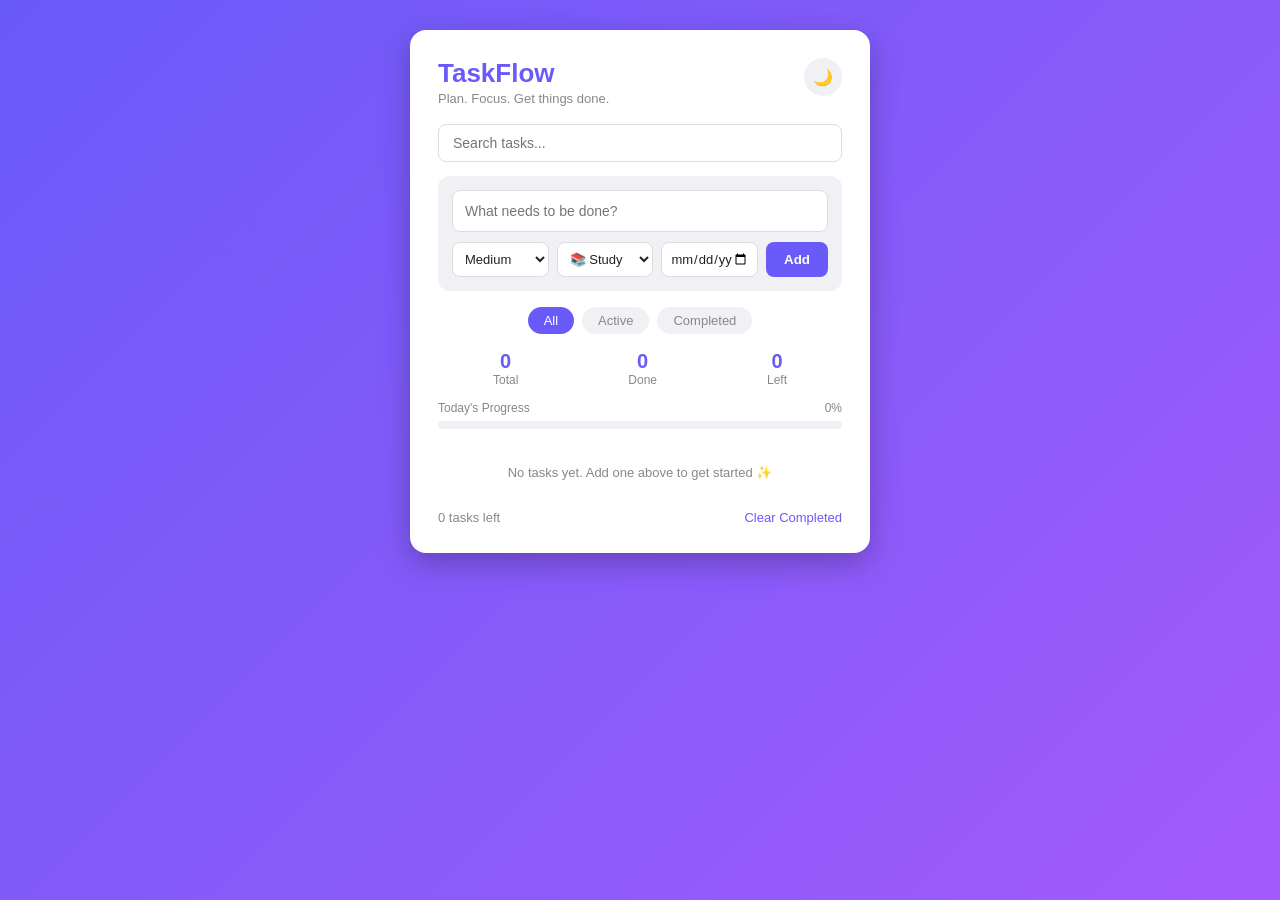
<file: To-Do-List-App/index.html>
<!DOCTYPE html>
<html lang="en">
<head>
<meta charset="UTF-8">
<meta name="viewport" content="width=device-width, initial-scale=1.0">
<title>TaskFlow — My To-Do List</title>
<link rel="stylesheet" href="style.css">
</head>
<body data-theme="light">

  <div class="app">

    <header class="app-header">
      <div class="header-top">
        <div>
          <h1>TaskFlow</h1>
          <p class="tagline">Plan. Focus. Get things done.</p>
        </div>
        <button id="themeToggle" class="theme-toggle" title="Toggle dark mode">🌙</button>
      </div>
    </header>

    <div class="search-row">
      <input type="text" id="searchInput" placeholder="Search tasks...">
    </div>

    <div class="input-card">
      <input type="text" id="taskInput" placeholder="What needs to be done?">
      <div class="input-row-secondary">
        <select id="priorityInput">
          <option value="high">High</option>
          <option value="medium" selected>Medium</option>
          <option value="low">Low</option>
        </select>
        <select id="categoryInput">
          <option value="study">📚 Study</option>
          <option value="coding">💻 Coding</option>
          <option value="personal">📝 Personal</option>
          <option value="other">🏷️ Other</option>
        </select>
        <input type="date" id="dueDateInput">
        <button id="addBtn">Add</button>
      </div>
    </div>

    <div class="filters">
      <button class="filter-btn active" data-filter="all">All</button>
      <button class="filter-btn" data-filter="active">Active</button>
      <button class="filter-btn" data-filter="completed">Completed</button>
    </div>

    <div class="stats-row">
      <div class="stat">
        <span class="stat-number" id="totalCount">0</span>
        <span class="stat-label">Total</span>
      </div>
      <div class="stat">
        <span class="stat-number" id="doneCount">0</span>
        <span class="stat-label">Done</span>
      </div>
      <div class="stat">
        <span class="stat-number" id="pendingCount">0</span>
        <span class="stat-label">Left</span>
      </div>
    </div>

    <div class="progress-section">
      <div class="progress-label">
        <span>Today's Progress</span>
        <span id="progressPercent">0%</span>
      </div>
      <div class="progress-bar-track">
        <div class="progress-bar-fill" id="progressBarFill"></div>
      </div>
    </div>

    <ul id="taskList"></ul>

    <p id="emptyState" class="empty-state">No tasks yet. Add one above to get started ✨</p>

    <footer class="app-footer">
      <span id="taskCountFooter">0 tasks</span>
      <button id="clearCompletedBtn">Clear Completed</button>
    </footer>

  </div>

  <script src="script.js"></script>
</body>
</html>
</file>
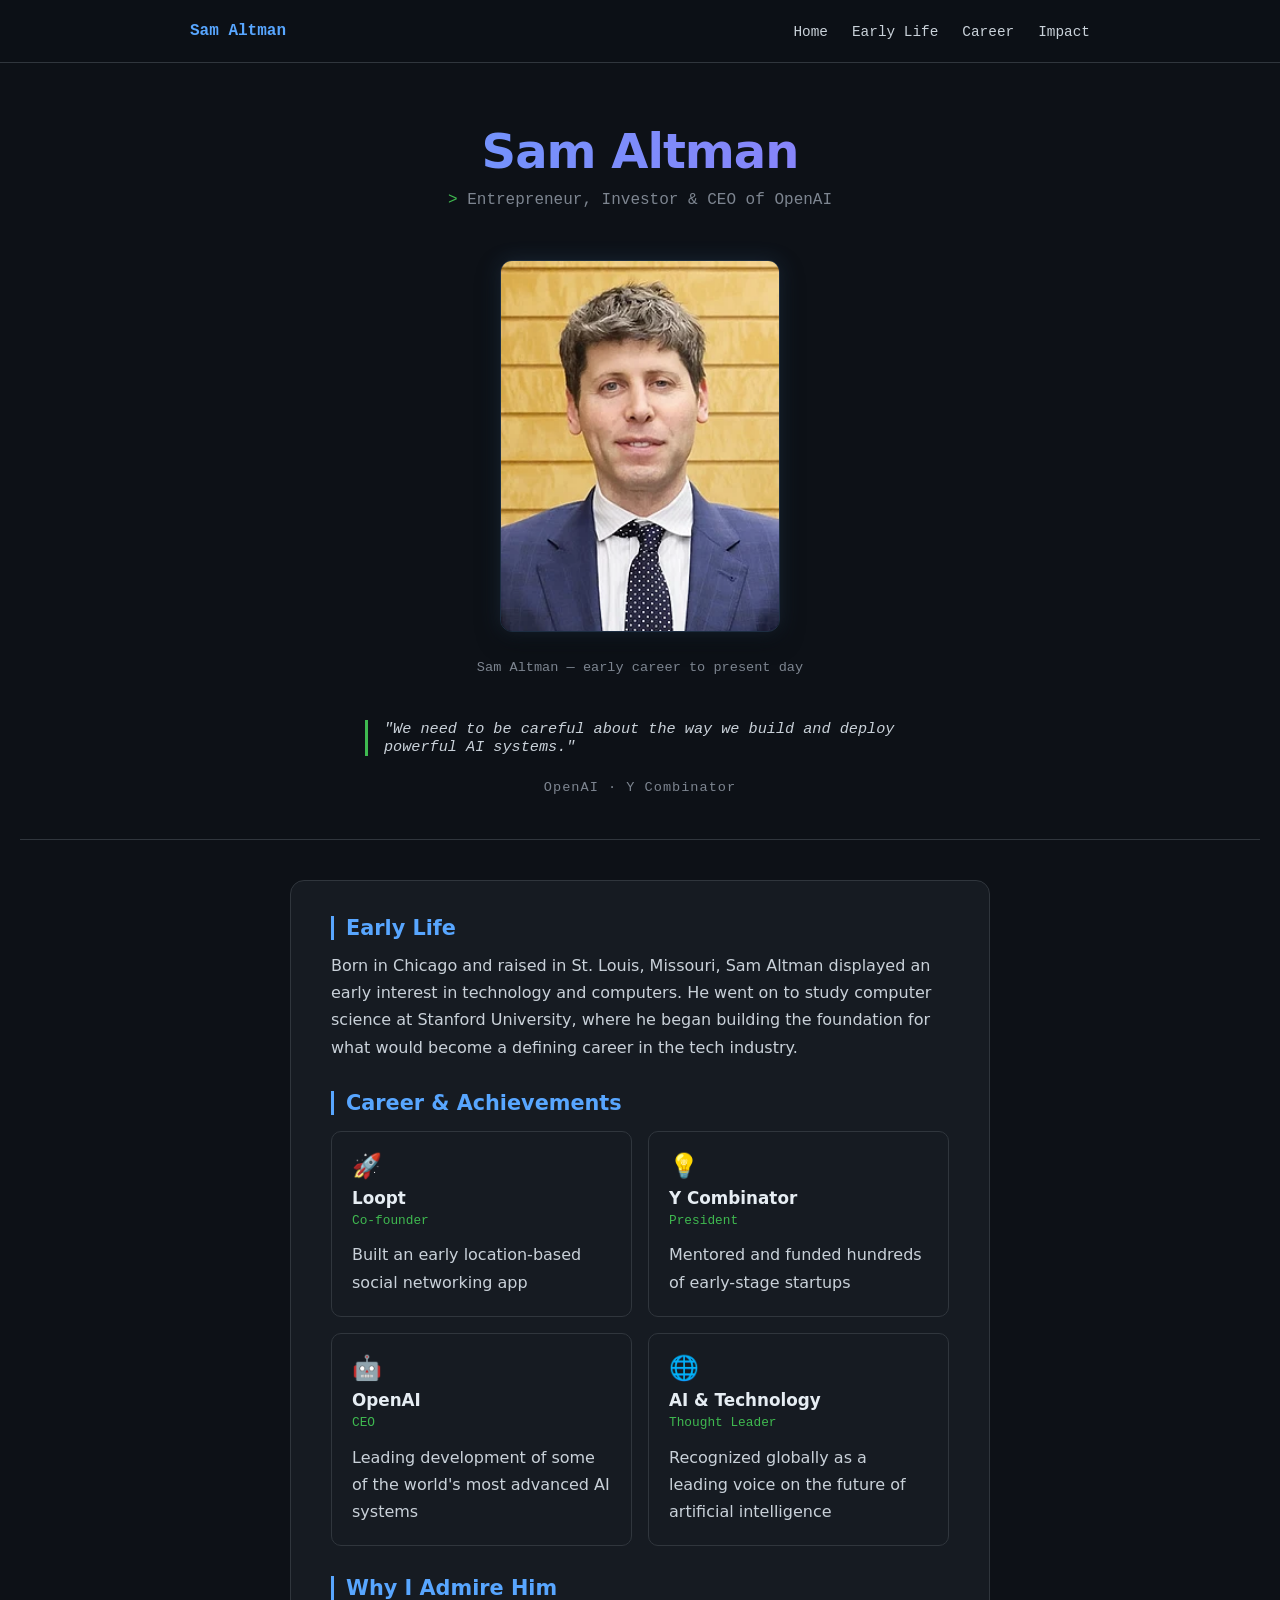
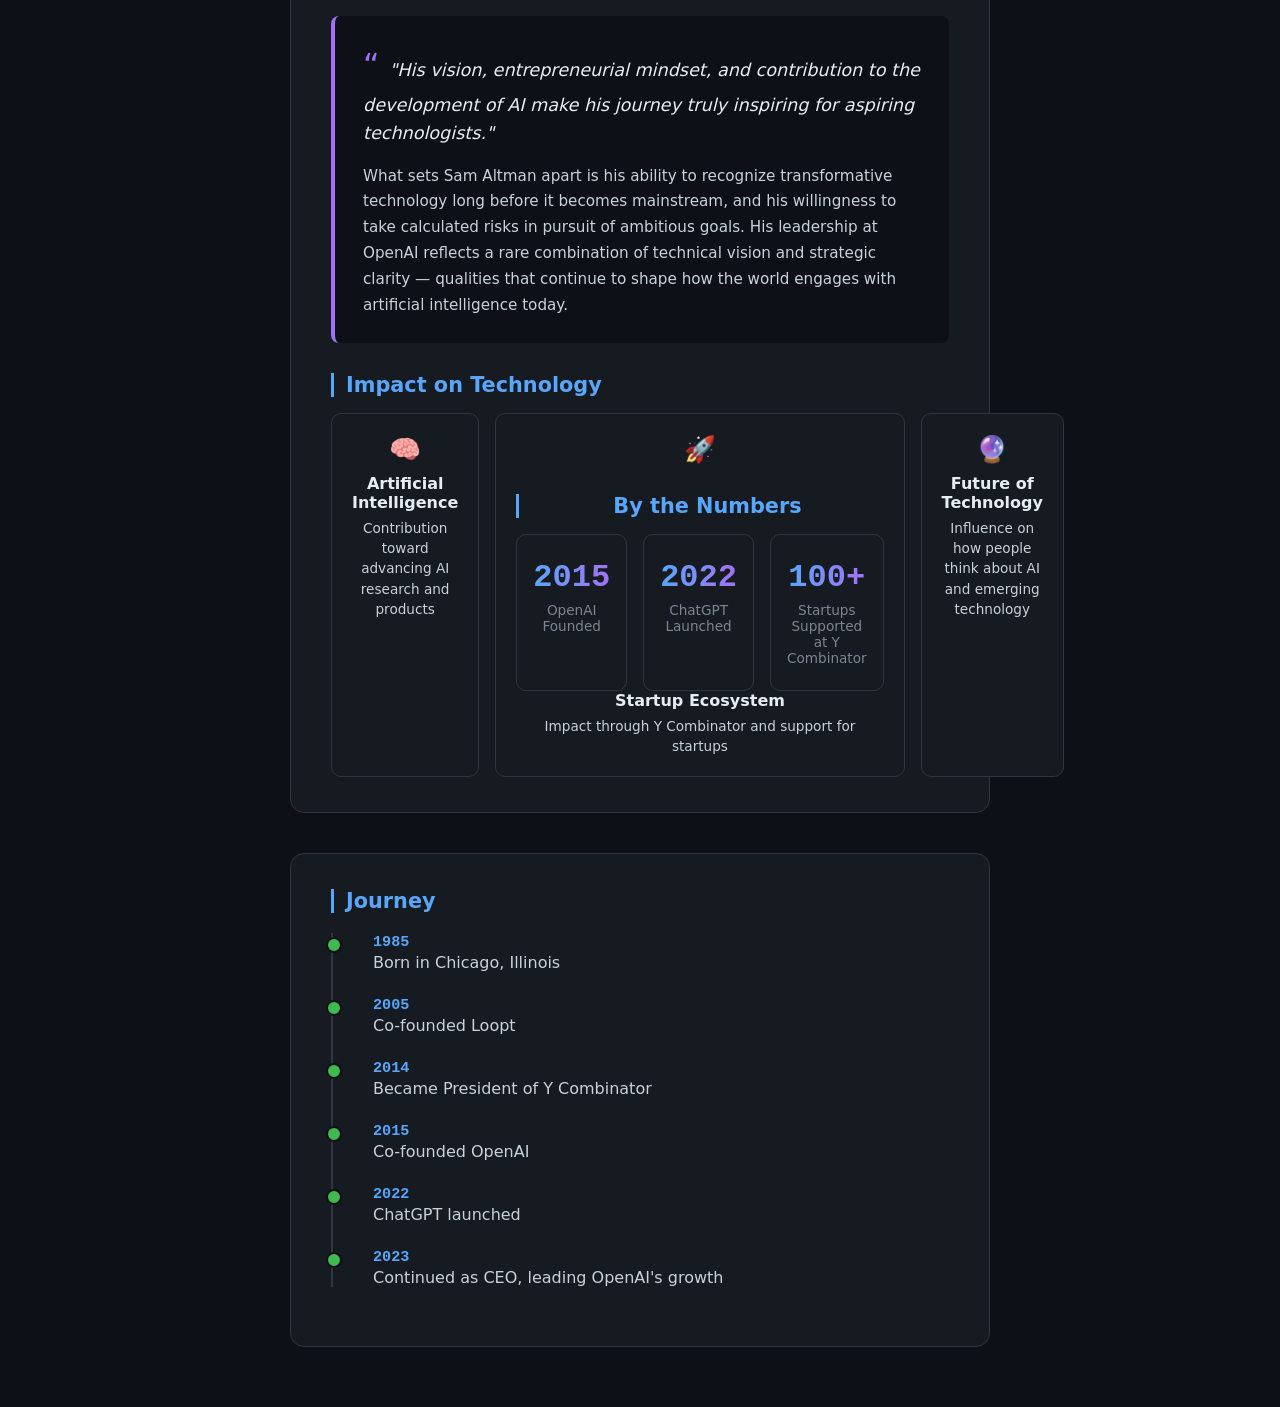
<file: Tribute-Page/index.html>
<!DOCTYPE html>
<html lang="en">
<head>
  <meta charset="UTF-8">
  <title>Tribute to Sam Altman</title>
  <link rel="stylesheet" href="style.css">
</head>
<body>
  <nav id="navbar">
  <div class="nav-container">
    <span class="nav-logo">Sam Altman</span>
    <button id="nav-toggle" aria-label="Toggle menu">☰</button>
    <ul id="nav-links">
      <li><a href="#hero">Home</a></li>
      <li><a href="#early-life">Early Life</a></li>
      <li><a href="#career">Career</a></li>
      <li><a href="#impact">Impact</a></li>
    </ul>
  </div>
</nav>
  <main>
  <section id="hero">
    <h1 id="title">Sam Altman</h1>
    <p id="subtitle">Entrepreneur, Investor & CEO of OpenAI</p>

    <div id="img-div">
      <img class="tribute-img" src="images/sam1.webp" alt="Sam Altman">
      
      <figcaption id="img-caption">Sam Altman — early career to present day</figcaption>
    </div>

    <blockquote id="quote">
      "We need to be careful about the way we build and deploy powerful AI systems."
    </blockquote>

    <p id="affiliations">OpenAI · Y Combinator</p>
  </section>

  <section id="tribute-info">
    <h2 id="early-life">Early Life</h2>
    <p>
      Born in Chicago and raised in St. Louis, Missouri, Sam Altman displayed
      an early interest in technology and computers. He went on to study
      computer science at Stanford University, where he began building the
      foundation for what would become a defining career in the tech industry.
    </p>

    <h2 id="career">Career & Achievements</h2>
<div class="achievements-grid">
  <div class="achievement-card">
    <span class="card-icon">🚀</span>
    <h3>Loopt</h3>
    <p class="role">Co-founder</p>
    <p>Built an early location-based social networking app</p>
  </div>
  <div class="achievement-card">
    <span class="card-icon">💡</span>
    <h3>Y Combinator</h3>
    <p class="role">President</p>
    <p>Mentored and funded hundreds of early-stage startups</p>
  </div>
  <div class="achievement-card">
    <span class="card-icon">🤖</span>
    <h3>OpenAI</h3>
    <p class="role">CEO</p>
    <p>Leading development of some of the world's most advanced AI systems</p>
  </div>
  <div class="achievement-card">
    <span class="card-icon">🌐</span>
    <h3>AI & Technology</h3>
    <p class="role">Thought Leader</p>
    <p>Recognized globally as a leading voice on the future of artificial intelligence</p>
  </div>
</div>

    <h2>Why I Admire Him</h2>
<div class="admire-card">
  <p class="admire-highlight">
    "His vision, entrepreneurial mindset, and contribution to the development
    of AI make his journey truly inspiring for aspiring technologists."
  </p>
  <p class="admire-note">
    What sets Sam Altman apart is his ability to recognize transformative
    technology long before it becomes mainstream, and his willingness to
    take calculated risks in pursuit of ambitious goals. His leadership at
    OpenAI reflects a rare combination of technical vision and strategic
    clarity — qualities that continue to shape how the world engages with
    artificial intelligence today.
  </p>
</div>
<h2 id="impact">Impact on Technology</h2>
<div class="impact-grid">
  <div class="impact-card">
    <span class="card-icon">🧠</span>
    <h3>Artificial Intelligence</h3>
    <p>Contribution toward advancing AI research and products</p>
  </div>
  <div class="impact-card">
    <span class="card-icon">🚀</span>
    <h2>By the Numbers</h2>
<div class="stats-grid">
  <div class="stat-card">
    <span class="stat-number">2015</span>
    <span class="stat-label">OpenAI Founded</span>
  </div>
  <div class="stat-card">
    <span class="stat-number">2022</span>
    <span class="stat-label">ChatGPT Launched</span>
  </div>
  <div class="stat-card">
    <span class="stat-number">100+</span>
    <span class="stat-label">Startups Supported at Y Combinator</span>
  </div>
</div>
    <h3>Startup Ecosystem</h3>
    <p>Impact through Y Combinator and support for startups</p>
  </div>
  <div class="impact-card">
    <span class="card-icon">🔮</span>
    <h3>Future of Technology</h3>
    <p>Influence on how people think about AI and emerging technology</p>
  </div>
</div>
  </section>
  <section id="timeline-section">
  <h2>Journey</h2>
  <div class="timeline">
    <div class="timeline-item">
      <span class="year">1985</span>
      <span class="event">Born in Chicago, Illinois</span>
    </div>
    <div class="timeline-item">
      <span class="year">2005</span>
      <span class="event">Co-founded Loopt</span>
    </div>
    <div class="timeline-item">
      <span class="year">2014</span>
      <span class="event">Became President of Y Combinator</span>
    </div>
    <div class="timeline-item">
      <span class="year">2015</span>
      <span class="event">Co-founded OpenAI</span>
    </div>
    <div class="timeline-item">
      <span class="year">2022</span>
      <span class="event">ChatGPT launched</span>
    </div>
    <div class="timeline-item">
      <span class="year">2023</span>
      <span class="event">Continued as CEO, leading OpenAI's growth</span>
    </div>
  </div>
</section>
</main>
</body>
</html>
</file>
<file: To-Do-List-App/style.css>
* {
  margin: 0;
  padding: 0;
  box-sizing: border-box;
  font-family: 'Segoe UI', Arial, sans-serif;
}

:root {
  --bg-gradient-start: #6a5af9;
  --bg-gradient-end: #a35afc;
  --card-bg: #ffffff;
  --text-main: #222;
  --text-muted: #888;
  --border-color: #eee;
  --accent: #6a5af9;
  --accent-hover: #5646d6;
  --pill-bg: #f0f0f5;
  --input-bg: #ffffff;
  --input-border: #ddd;
}

body[data-theme="dark"] {
  --bg-gradient-start: #0f172a;
  --bg-gradient-end: #1e2a47;
  --card-bg: #16213e;
  --text-main: #f0f0f5;
  --text-muted: #9aa3b5;
  --border-color: #2a3655;
  --accent: #8f7bff;
  --accent-hover: #a693ff;
  --pill-bg: #1f2b4a;
  --input-bg: #1a2540;
  --input-border: #33406a;
}

body {
  min-height: 100vh;
  display: flex;
  justify-content: center;
  align-items: flex-start;
  background: linear-gradient(135deg, var(--bg-gradient-start), var(--bg-gradient-end));
  padding: 30px 16px;
  transition: background 0.3s ease;
}

.app {
  background: var(--card-bg);
  color: var(--text-main);
  width: 100%;
  max-width: 460px;
  border-radius: 16px;
  padding: 28px;
  box-shadow: 0 10px 30px rgba(0, 0, 0, 0.25);
  transition: background 0.3s ease, color 0.3s ease;
}

.header-top {
  display: flex;
  justify-content: space-between;
  align-items: flex-start;
}

.app-header h1 {
  color: var(--accent);
  font-size: 26px;
}

.tagline {
  color: var(--text-muted);
  font-size: 13px;
  margin-top: 2px;
}

.theme-toggle {
  background: var(--pill-bg);
  border: none;
  border-radius: 50%;
  width: 38px;
  height: 38px;
  font-size: 16px;
  cursor: pointer;
  transition: transform 0.2s ease;
}

.theme-toggle:hover {
  transform: scale(1.1);
}

.search-row {
  margin-top: 18px;
}

#searchInput {
  width: 100%;
  padding: 10px 14px;
  border: 1px solid var(--input-border);
  border-radius: 8px;
  background: var(--input-bg);
  color: var(--text-main);
  font-size: 14px;
  outline: none;
}

.input-card {
  margin-top: 14px;
  padding: 14px;
  background: var(--pill-bg);
  border-radius: 12px;
}

#taskInput {
  width: 100%;
  padding: 12px;
  border: 1px solid var(--input-border);
  border-radius: 8px;
  background: var(--input-bg);
  color: var(--text-main);
  font-size: 14px;
  outline: none;
  margin-bottom: 10px;
}

#taskInput:focus {
  border-color: var(--accent);
}

.input-row-secondary {
  display: flex;
  flex-wrap: wrap;
  gap: 8px;
}

.input-row-secondary select,
.input-row-secondary input[type="date"] {
  flex: 1;
  min-width: 90px;
  padding: 8px;
  border: 1px solid var(--input-border);
  border-radius: 8px;
  background: var(--input-bg);
  color: var(--text-main);
  font-size: 13px;
}

#addBtn {
  padding: 10px 18px;
  border: none;
  border-radius: 8px;
  background: var(--accent);
  color: white;
  font-weight: 600;
  cursor: pointer;
  transition: background 0.2s ease;
}

#addBtn:hover {
  background: var(--accent-hover);
}

.filters {
  display: flex;
  justify-content: center;
  gap: 8px;
  margin: 16px 0;
}

.filter-btn {
  padding: 6px 16px;
  border: none;
  background: var(--pill-bg);
  color: var(--text-muted);
  border-radius: 20px;
  font-size: 13px;
  cursor: pointer;
  transition: all 0.2s ease;
}

.filter-btn.active,
.filter-btn:hover {
  background: var(--accent);
  color: white;
}

.stats-row {
  display: flex;
  justify-content: space-around;
  margin-bottom: 14px;
}

.stat {
  display: flex;
  flex-direction: column;
  align-items: center;
}

.stat-number {
  font-size: 20px;
  font-weight: 700;
  color: var(--accent);
}

.stat-label {
  font-size: 12px;
  color: var(--text-muted);
}

.progress-section {
  margin-bottom: 16px;
}

.progress-label {
  display: flex;
  justify-content: space-between;
  font-size: 12px;
  color: var(--text-muted);
  margin-bottom: 6px;
}

.progress-bar-track {
  width: 100%;
  height: 8px;
  background: var(--pill-bg);
  border-radius: 10px;
  overflow: hidden;
}

.progress-bar-fill {
  height: 100%;
  width: 0%;
  background: linear-gradient(90deg, var(--accent), var(--accent-hover));
  border-radius: 10px;
  transition: width 0.4s ease;
}

#taskList {
  list-style: none;
  max-height: 320px;
  overflow-y: auto;
}

#taskList li {
  display: flex;
  align-items: flex-start;
  gap: 10px;
  padding: 12px;
  margin-bottom: 8px;
  border: 1px solid var(--border-color);
  border-radius: 10px;
  transition: transform 0.15s ease, opacity 0.25s ease, background 0.2s ease;
  animation: slideIn 0.25s ease;
}

@keyframes slideIn {
  from { opacity: 0; transform: translateY(-6px); }
  to { opacity: 1; transform: translateY(0); }
}

#taskList li.removing {
  opacity: 0;
  transform: translateX(20px);
}

#taskList li:hover {
  transform: translateY(-2px);
  background: var(--pill-bg);
}

#taskList li .checkbox {
  margin-top: 3px;
  width: 18px;
  height: 18px;
  cursor: pointer;
  accent-color: var(--accent);
}

.task-content {
  flex: 1;
}

.task-text {
  font-size: 14.5px;
  word-break: break-word;
}

#taskList li.completed .task-text {
  text-decoration: line-through;
  color: var(--text-muted);
}

.task-meta {
  display: flex;
  flex-wrap: wrap;
  gap: 6px;
  margin-top: 6px;
  font-size: 11px;
}

.priority-dot {
  display: inline-flex;
  align-items: center;
  gap: 4px;
  padding: 2px 8px;
  border-radius: 20px;
  background: var(--pill-bg);
}

.priority-dot::before {
  content: '';
  width: 7px;
  height: 7px;
  border-radius: 50%;
}

.priority-high::before { background: #ff5c5c; }
.priority-medium::before { background: #ffb84d; }
.priority-low::before { background: #4dd28c; }

.category-tag {
  padding: 2px 8px;
  border-radius: 20px;
  background: var(--pill-bg);
  color: var(--text-muted);
}

.due-date-tag {
  padding: 2px 8px;
  border-radius: 20px;
  background: var(--pill-bg);
  color: var(--text-muted);
}

.due-date-tag.overdue {
  background: #ff5c5c22;
  color: #ff5c5c;
  font-weight: 600;
}

.task-actions {
  display: flex;
  gap: 6px;
}

.task-actions button {
  background: none;
  border: none;
  cursor: pointer;
  font-size: 14px;
  color: var(--text-muted);
  transition: color 0.2s ease;
}

.edit-btn:hover { color: var(--accent); }
.delete-btn:hover { color: #ff5c5c; }

.empty-state {
  text-align: center;
  color: var(--text-muted);
  font-size: 13px;
  padding: 20px 0;
  display: none;
}

.app-footer {
  display: flex;
  justify-content: space-between;
  align-items: center;
  margin-top: 10px;
  font-size: 13px;
  color: var(--text-muted);
}

#clearCompletedBtn {
  background: none;
  border: none;
  color: var(--accent);
  cursor: pointer;
  font-size: 13px;
}

#clearCompletedBtn:hover {
  text-decoration: underline;
}

@media (max-width: 480px) {
  .app {
    padding: 20px;
  }
  .input-row-secondary {
    flex-direction: column;
  }
  .input-row-secondary select,
  .input-row-secondary input[type="date"],
  #addBtn {
    width: 100%;
  }
}
</file>
<file: Tribute-Page/style.css>
* {
  margin: 0;
  padding: 0;
  box-sizing: border-box;
}

body {
  font-family: 'Segoe UI', system-ui, sans-serif;
  background: #0d1117;
  color: #e6edf3;
  padding: 60px 20px;
  text-align: center;
}

/* ===== HERO SECTION ===== */
#hero {
  padding-bottom: 40px;
  border-bottom: 1px solid #30363d;
  margin-bottom: 40px;
}

#title {
  font-size: 3rem;
  font-weight: 700;
  background: linear-gradient(90deg, #58a6ff, #a371f7);
  -webkit-background-clip: text;
  -webkit-text-fill-color: transparent;
  letter-spacing: -1px;
}

#subtitle {
  font-family: 'Courier New', monospace;
  color: #7d8590;
  margin-top: 8px;
  font-size: 1rem;
}

#subtitle::before {
  content: "> ";
  color: #3fb950;
}

/* ===== IMAGES ===== */
#img-div {
  display: flex;
  justify-content: center;
  gap: 24px;
  flex-wrap: wrap;
  margin: 45px auto;
  max-width: 700px;
}

.tribute-img {
  width: 280px;
  border-radius: 12px;
  border: 1px solid #58a6ff33;
  box-shadow: 0 0 20px rgba(88, 166, 255, 0.15), 0 8px 24px rgba(0,0,0,0.4);
  filter: grayscale(15%);
  transition: transform 0.3s ease, filter 0.3s ease;
}

.tribute-img:hover {
  transform: translateY(-6px);
  filter: grayscale(0%);
}

#img-caption {
  width: 100%;
  font-size: 0.85rem;
  color: #7d8590;
  margin-top: 4px;
  font-family: 'Courier New', monospace;
}

/* ===== QUOTE ===== */
#quote {
  max-width: 550px;
  margin: 30px auto 0 auto;
  font-family: 'Courier New', monospace;
  font-style: italic;
  color: #c9d1d9;
  font-size: 0.95rem;
  border-left: 3px solid #3fb950;
  padding-left: 16px;
  text-align: left;
}

#affiliations {
  font-family: 'Courier New', monospace;
  color: #7d8590;
  font-size: 0.85rem;
  margin-top: 20px;
  letter-spacing: 1px;
}

/* ===== CONTENT SECTION ===== */
#tribute-info {
  max-width: 700px;
  margin: 0 auto;
  text-align: left;
  background: #161b22;
  border: 1px solid #30363d;
  border-radius: 14px;
  padding: 35px 40px;
}

h2 {
  color: #58a6ff;
  font-size: 1.3rem;
  border-left: 3px solid #58a6ff;
  padding-left: 12px;
  margin-top: 30px;
  margin-bottom: 12px;
}

h2:first-child {
  margin-top: 0;
}

p {
  line-height: 1.7;
  color: #c9d1d9;
}

ul {
  line-height: 1.9;
  color: #c9d1d9;
  padding-left: 20px;
}

li::marker {
  color: #3fb950;
}
/* ===== TIMELINE ===== */
#timeline-section {
  max-width: 700px;
  margin: 40px auto 0 auto;
  background: #161b22;
  border: 1px solid #30363d;
  border-radius: 14px;
  padding: 35px 40px;
  text-align: left;
}

.timeline {
  position: relative;
  margin-top: 20px;
  padding-left: 20px;
  border-left: 2px solid #30363d;
}

.timeline-item {
  position: relative;
  margin-bottom: 24px;
  padding-left: 20px;
}

.timeline-item::before {
  content: "";
  position: absolute;
  left: -27px;
  top: 4px;
  width: 12px;
  height: 12px;
  border-radius: 50%;
  background: #3fb950;
  border: 2px solid #0d1117;
}

.timeline-item .year {
  display: block;
  font-family: 'Courier New', monospace;
  color: #58a6ff;
  font-weight: bold;
  font-size: 0.95rem;
}

.timeline-item .event {
  display: block;
  color: #c9d1d9;
  margin-top: 2px;
}
/* ===== ACHIEVEMENT CARDS ===== */
.achievements-grid {
  display: grid;
  grid-template-columns: repeat(2, 1fr);
  gap: 16px;
  margin-top: 16px;
}

.achievement-card {
  background: #0d1117;
  border: 1px solid #30363d;
  border-radius: 10px;
  padding: 20px;
  transition: transform 0.25s ease, border-color 0.25s ease;
}

.achievement-card:hover {
  transform: translateY(-4px);
  border-color: #58a6ff;
}

.card-icon {
  font-size: 1.5rem;
  display: block;
  margin-bottom: 8px;
}

.achievement-card h3 {
  color: #e6edf3;
  font-size: 1.05rem;
  margin-bottom: 2px;
}

.achievement-card .role {
  font-family: 'Courier New', monospace;
  color: #3fb950;
  font-size: 0.8rem;
  margin-bottom: 10px;
}

.achievement-card {
  background: #161b22;  /* pehle #0d1117 tha */
  border: 1px solid #30363d;
  border-radius: 10px;
  padding: 20px;
  transition: transform 0.25s ease, border-color 0.25s ease;
}


@media (max-width: 600px) {
  .achievements-grid {
    grid-template-columns: 1fr;
  }
}
/* ===== WHY I ADMIRE HIM - HIGHLIGHT CARD ===== */
.admire-card {
  background: #0d1117;
  border-left: 4px solid #a371f7;
  border-radius: 8px;
  padding: 24px 28px;
  margin-top: 16px;
}

.admire-highlight {
  font-size: 1.1rem;
  font-style: italic;
  color: #e6edf3;
  line-height: 1.6;
  margin-bottom: 16px;
  position: relative;
}

.admire-highlight::before {
  content: "“";
  font-size: 2rem;
  color: #a371f7;
  margin-right: 4px;
  font-style: normal;
}

.admire-note {
  font-size: 0.95rem;
  color: #c9d1d9;
  line-height: 1.7;
}
/* ===== IMPACT ON TECHNOLOGY ===== */
.impact-grid {
  display: grid;
  grid-template-columns: repeat(3, 1fr);
  gap: 16px;
  margin-top: 16px;
}

.impact-card {
  background: #161b22;  /* pehle #0d1117 tha */
  border: 1px solid #30363d;
  border-radius: 10px;
  padding: 20px;
  text-align: center;
  transition: transform 0.25s ease, border-color 0.25s ease;
}
.impact-card:hover {
  transform: translateY(-4px);
  border-color: #a371f7;
}

.impact-card .card-icon {
  font-size: 1.6rem;
  display: block;
  margin-bottom: 10px;
}

.impact-card h3 {
  color: #e6edf3;
  font-size: 1rem;
  margin-bottom: 6px;
}

.impact-card p {
  font-size: 0.85rem;
  line-height: 1.5;
  color: #c9d1d9;
}

@media (max-width: 600px) {
  .impact-grid {
    grid-template-columns: 1fr;
  }
}
/* ===== STATISTICS SECTION ===== */
.stats-grid {
  display: grid;
  grid-template-columns: repeat(3, 1fr);
  gap: 16px;
  margin-top: 16px;
}


.stat-card {
  background: #161b22;  /* pehle #0d1117 tha */
  border: 1px solid #30363d;
  border-radius: 10px;
  padding: 24px 16px;
  text-align: center;
  transition: border-color 0.25s ease;
}

.stat-card:hover {
  border-color: #3fb950;
}

.stat-number {
  display: block;
  font-family: 'Courier New', monospace;
  font-size: 2rem;
  font-weight: bold;
  background: linear-gradient(90deg, #58a6ff, #a371f7);
  -webkit-background-clip: text;
  -webkit-text-fill-color: transparent;
}

.stat-label {
  display: block;
  font-size: 0.85rem;
  color: #7d8590;
  margin-top: 6px;
}

@media (max-width: 600px) {
  .stats-grid {
    grid-template-columns: 1fr;
  }
}
/* ===== NAVBAR ===== */
#navbar {
  position: sticky;
  top: 0;
  z-index: 100;
  background: rgba(13, 17, 23, 0.95);
  backdrop-filter: blur(8px);
  border-bottom: 1px solid #30363d;
  margin: -60px -20px 60px -20px;
  padding: 0 20px;
}

.nav-container {
  max-width: 900px;
  margin: 0 auto;
  display: flex;
  align-items: center;
  justify-content: space-between;
  padding: 16px 0;
  position: relative;
}

.nav-logo {
  font-family: 'Courier New', monospace;
  font-weight: bold;
  color: #58a6ff;
}

#nav-links {
  list-style: none;
  display: flex;
  gap: 24px;
}

#nav-links a {
  color: #c9d1d9;
  text-decoration: none;
  font-size: 0.9rem;
  font-family: 'Courier New', monospace;
  transition: color 0.2s ease;
}

#nav-links a:hover {
  color: #3fb950;
}

#nav-toggle {
  display: none;
  background: none;
  border: none;
  color: #e6edf3;
  font-size: 1.5rem;
  cursor: pointer;
}

@media (max-width: 700px) {
  #nav-toggle {
    display: block;
  }

  #nav-links {
    display: none;
    flex-direction: column;
    position: absolute;
    top: 100%;
    right: 0;
    background: #161b22;
    border: 1px solid #30363d;
    border-radius: 8px;
    padding: 12px 20px;
    gap: 14px;
  }

  #nav-links.active {
    display: flex;
  }
}
h2[id] {
  scroll-margin-top: 90px;
}
/* ===== SUBTLE ANIMATIONS ===== */

/* Image fade-in on load */
@keyframes fadeIn {
  from {
    opacity: 0;
    transform: translateY(10px);
  }
  to {
    opacity: 1;
    transform: translateY(0);
  }
}

.tribute-img {
  animation: fadeIn 0.8s ease forwards;
}

.tribute-img:nth-child(2) {
  animation-delay: 0.2s;
}

/* Timeline items appear one by one */
.timeline-item {
  opacity: 0;
  animation: fadeIn 0.6s ease forwards;
}

.timeline-item:nth-child(1) { animation-delay: 0.1s; }
.timeline-item:nth-child(2) { animation-delay: 0.25s; }
.timeline-item:nth-child(3) { animation-delay: 0.4s; }
.timeline-item:nth-child(4) { animation-delay: 0.55s; }
.timeline-item:nth-child(5) { animation-delay: 0.7s; }
.timeline-item:nth-child(6) { animation-delay: 0.85s; }
/* ===== RESPONSIVE DESIGN ===== */
@media (max-width: 600px) {
  body {
    padding: 30px 16px;
  }

  #title {
    font-size: 2rem;
  }

  #subtitle {
    font-size: 0.85rem;
  }

  #img-div {
    gap: 14px;
  }

  .tribute-img {
    width: 100%;
    max-width: 260px;
  }

  #tribute-info,
  #timeline-section {
    padding: 22px 20px;
  }

  h2 {
    font-size: 1.1rem;
  }

  .stats-grid {
    grid-template-columns: 1fr;
  }

  #nav-links {
    right: 16px;
  }

  .nav-container {
    padding: 14px 0;
  }
}
</file>
